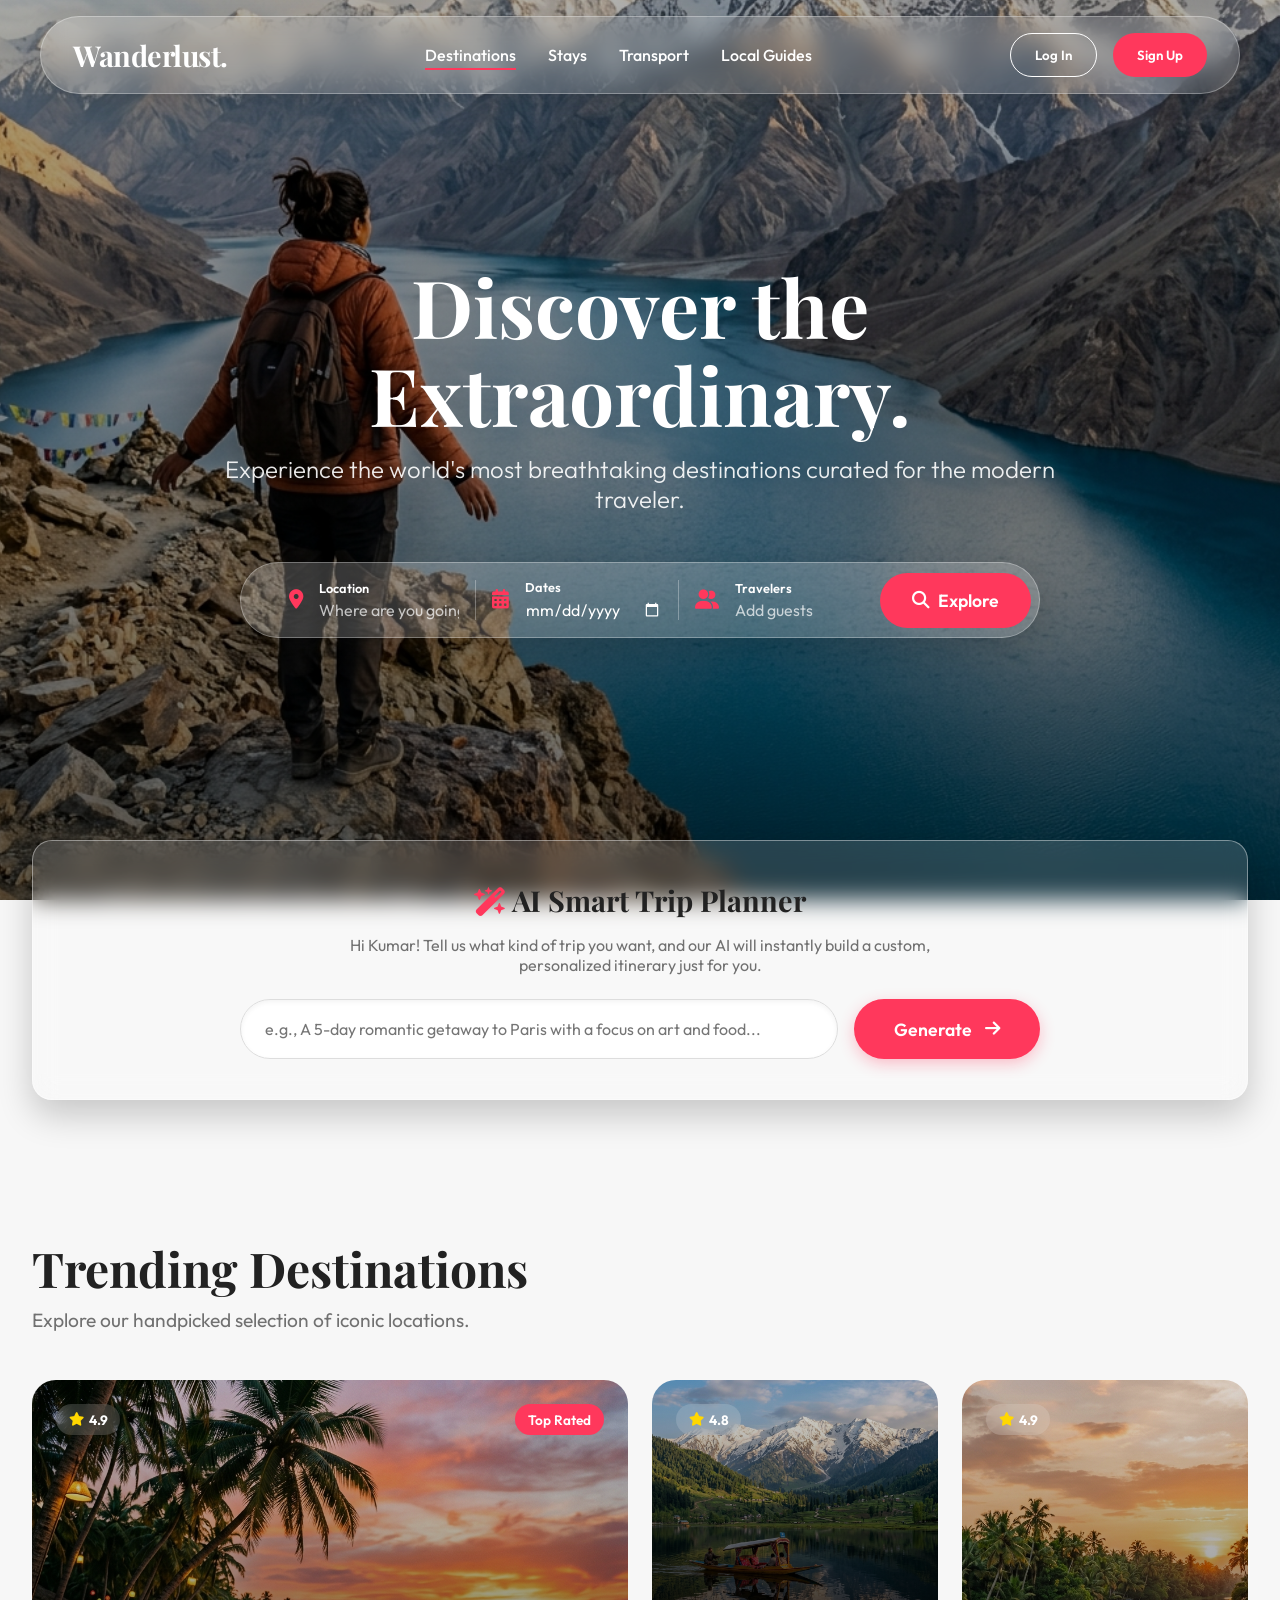
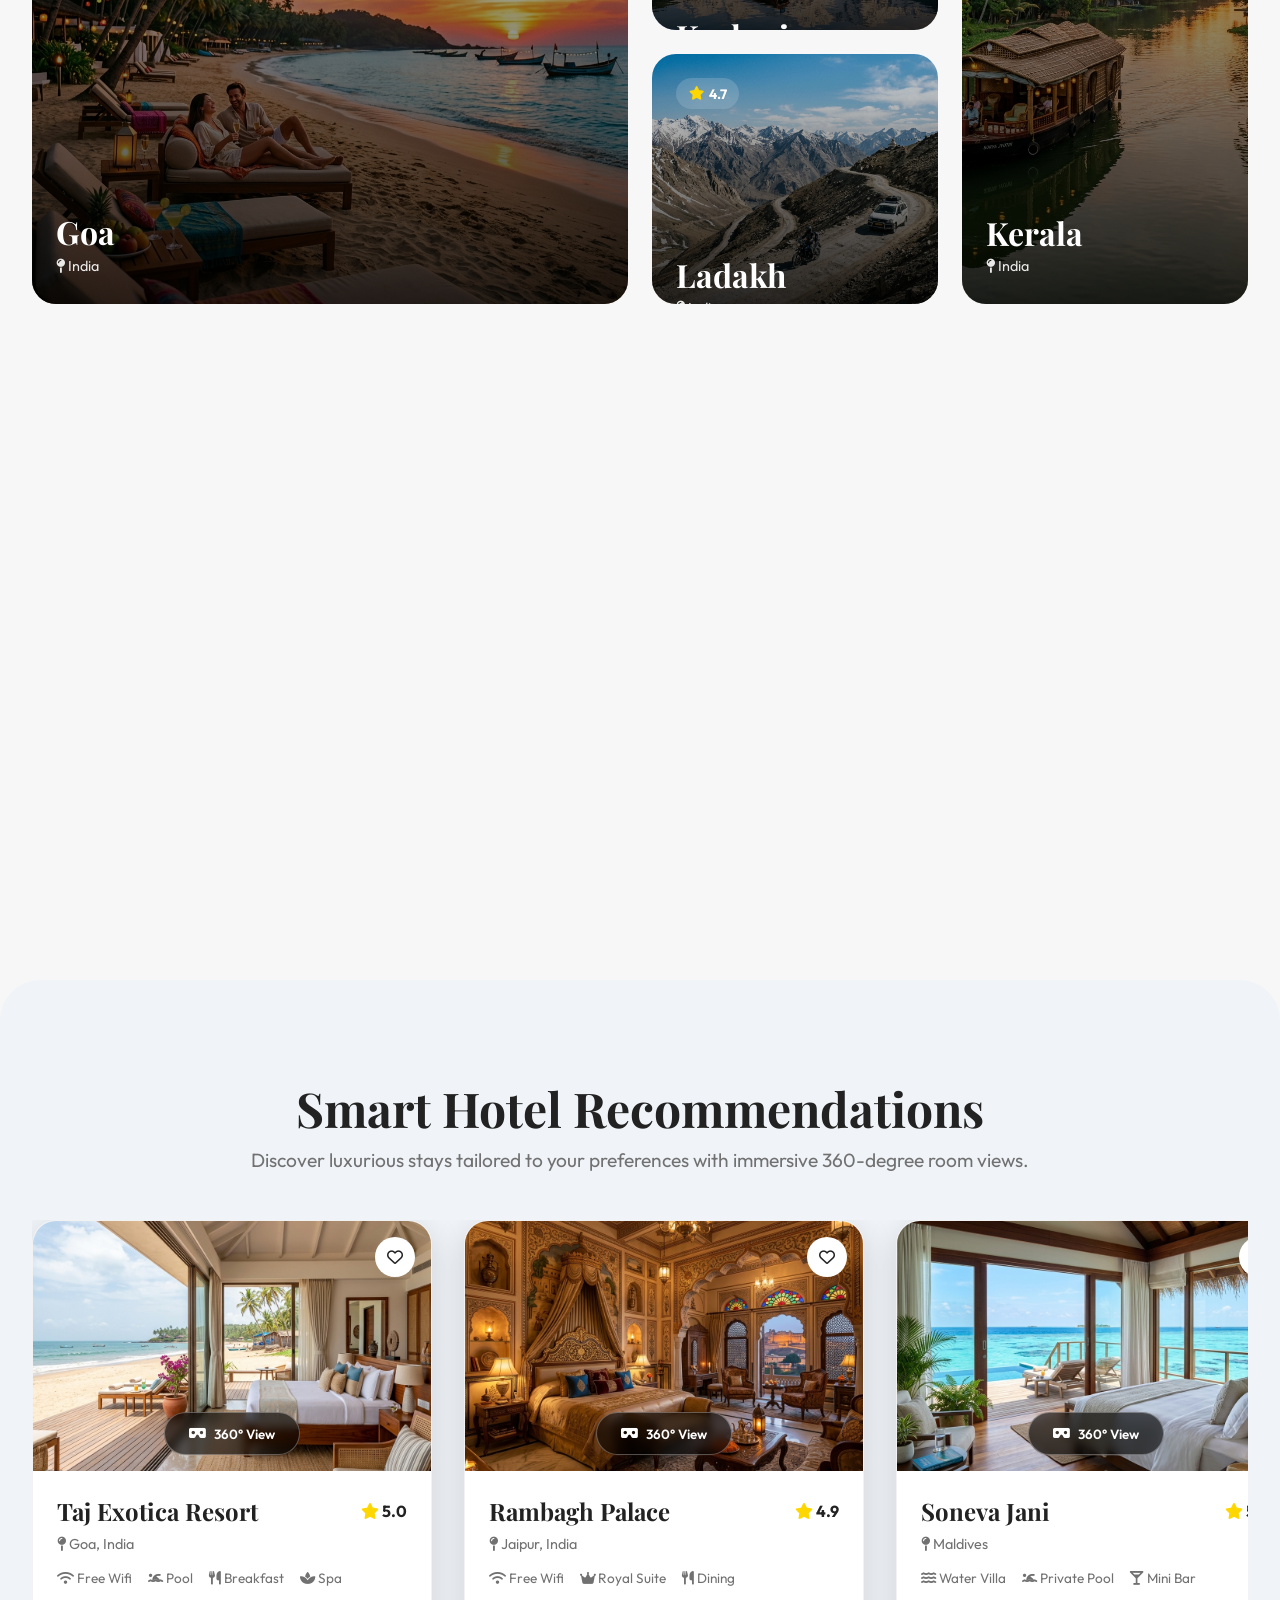
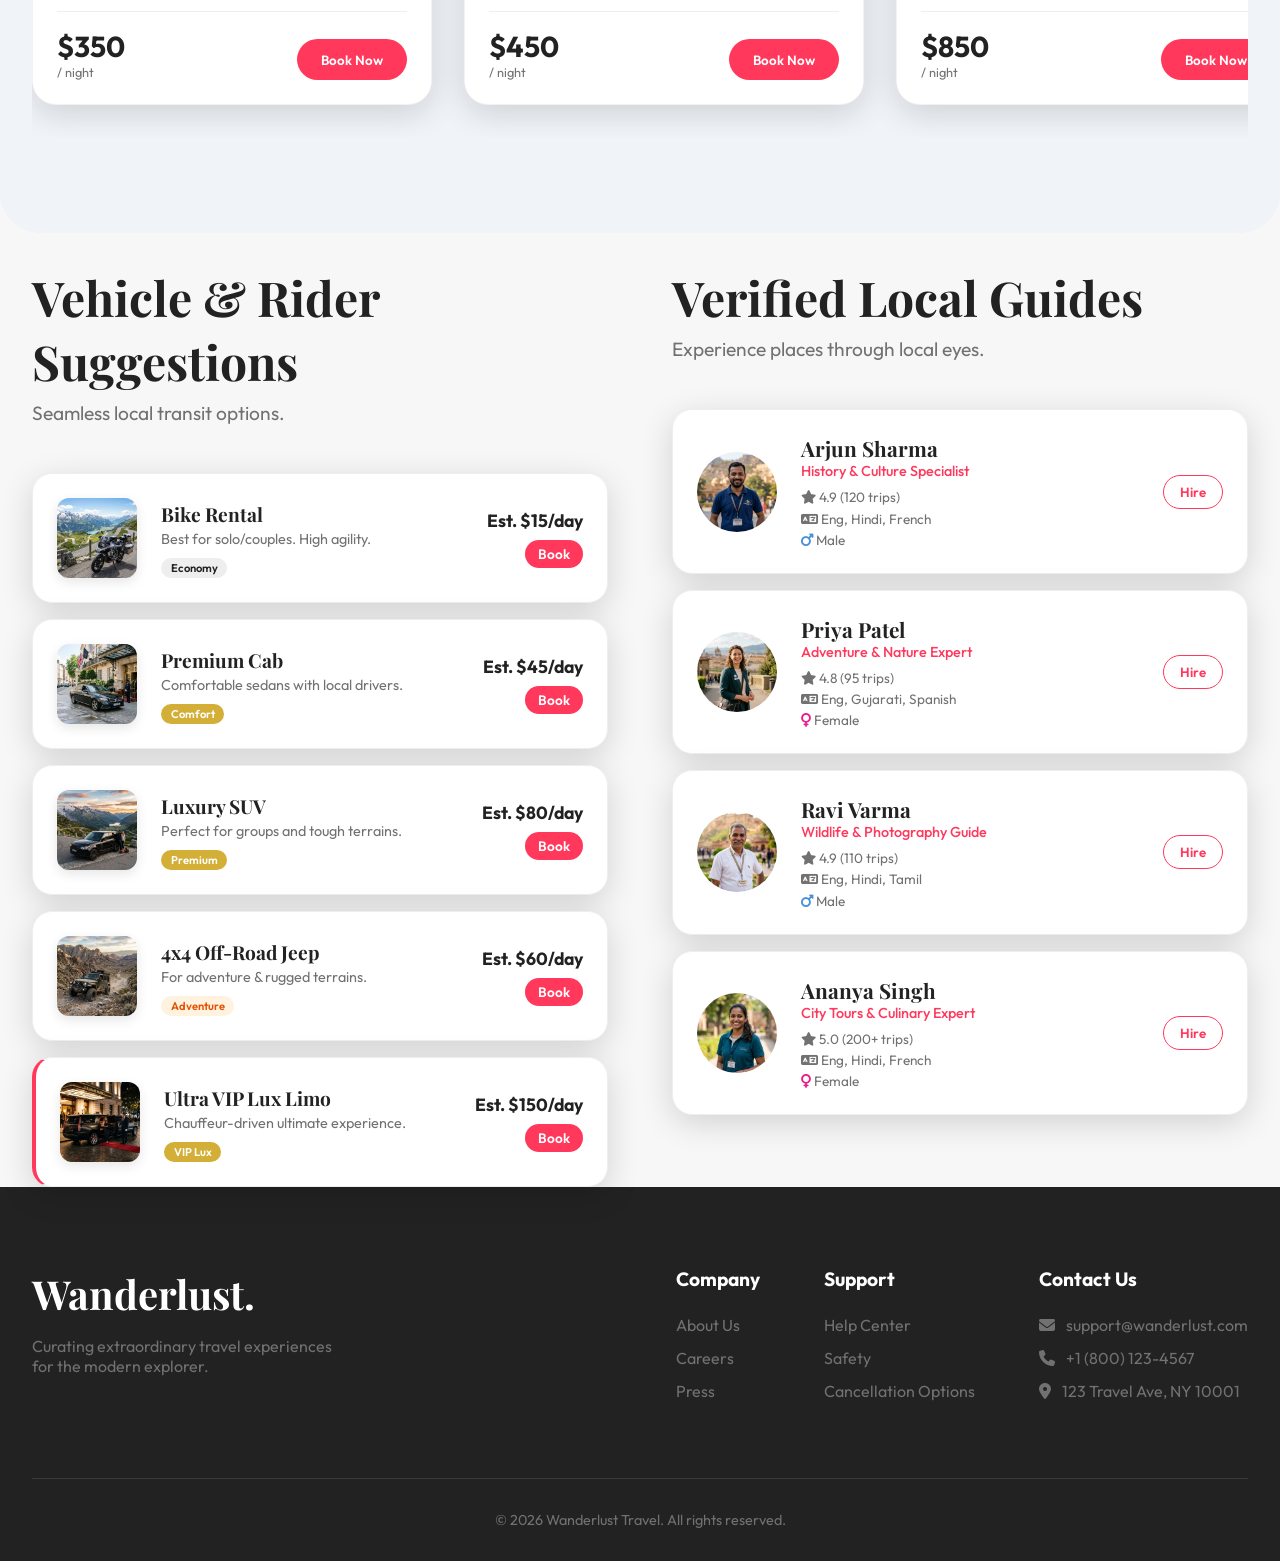
<file: target/classes/static/index.html>
<!DOCTYPE html>
<html lang="en">
<head>
    <meta charset="UTF-8">
    <meta name="viewport" content="width=device-width, initial-scale=1.0">
    <title>Wanderlust - Luxury Travel & Smart Tourism</title>
    <!-- Google Fonts -->
    <link rel="preconnect" href="https://fonts.googleapis.com">
    <link rel="preconnect" href="https://fonts.gstatic.com" crossorigin>
    <link href="https://fonts.googleapis.com/css2?family=Outfit:wght@300;400;500;600;700;800&family=Playfair+Display:ital,wght@0,400;0,600;0,700;1,400&display=swap" rel="stylesheet">
    <!-- FontAwesome -->
    <link rel="stylesheet" href="https://cdnjs.cloudflare.com/ajax/libs/font-awesome/6.4.0/css/all.min.css">
    <!-- Custom CSS -->
    <link rel="stylesheet" href="css/style.css">
</head>
<body>
    <!-- Navbar -->
    <nav class="navbar glass">
        <div class="logo">
            <h2>Wanderlust.</h2>
        </div>
        <ul class="nav-links">
            <li><a href="#destinations" class="active">Destinations</a></li>
            <li><a href="#hotels">Stays</a></li>
            <li><a href="#transport">Transport</a></li>
            <li><a href="#guides">Local Guides</a></li>
        </ul>
        <div class="nav-actions" id="nav-actions-container">
            <button class="btn btn-outline" id="btn-login" onclick="openAuthModal('login')">Log In</button>
            <button class="btn btn-primary" id="btn-signup" onclick="openAuthModal('register')">Sign Up</button>
        </div>
    </nav>

    <!-- Hero Section -->
    <header class="hero" id="home">
        <div class="hero-bg" id="hero-bg-interactive" style="background-image: url('images/leh_hero_bg.png');"></div>
        <div class="hero-overlay"></div>
        <div class="hero-content">
            <h1 class="hero-title">Discover the Extraordinary.</h1>
            <p class="hero-subtitle">Experience the world's most breathtaking destinations curated for the modern traveler.</p>
            
            <div class="search-bar glass">
                <div class="search-input">
                    <i class="fa-solid fa-location-dot"></i>
                    <div style="position: relative; width: 100%;">
                        <label>Location</label>
                        <input type="text" id="search-location" placeholder="Where are you going?" oninput="handleLocationSearch(this.value)" autocomplete="off">
                        <div id="location-suggestions" class="suggestions-box"></div>
                    </div>
                </div>
                <div class="divider"></div>
                <div class="search-input">
                    <i class="fa-solid fa-calendar-days"></i>
                    <div>
                        <label>Dates</label>
                        <input type="date" id="search-dates" style="color-scheme: dark;">
                    </div>
                </div>
                <div class="divider"></div>
                <div class="search-input">
                    <i class="fa-solid fa-user-group"></i>
                    <div>
                        <label>Travelers</label>
                        <input type="text" placeholder="Add guests">
                    </div>
                </div>
                <button class="btn btn-search" onclick="document.getElementById('destinations').scrollIntoView({behavior: 'smooth'})"><i class="fa-solid fa-magnifying-glass"></i> Explore</button>
            </div>
        </div>
    </header>

    <!-- Personalized AI Travel Planner Section -->
    <section class="container" style="position: relative; z-index: 10; margin-top: -60px; margin-bottom: 40px;">
        <div class="glass" style="padding: 2.5rem; border-radius: 20px; display: flex; flex-direction: column; gap: 1rem; align-items: center; text-align: center; border: 1px solid rgba(255, 255, 255, 0.4); box-shadow: 0 15px 35px rgba(0,0,0,0.2);">
            <h3 style="font-size: 1.8rem; color: var(--dark); font-family: var(--font-heading);">
                <i class="fa-solid fa-wand-magic-sparkles" style="color: var(--primary);"></i> AI Smart Trip Planner
            </h3>
            <p style="color: var(--dark-muted); font-size: 1rem; max-width: 600px;">
                Hi Kumar! Tell us what kind of trip you want, and our AI will instantly build a custom, personalized itinerary just for you.
            </p>
            <div style="display: flex; width: 100%; max-width: 800px; gap: 1rem; flex-wrap: wrap; margin-top: 0.5rem;">
                <input type="text" id="ai-prompt" placeholder="e.g., A 5-day romantic getaway to Paris with a focus on art and food..." style="flex: 1; padding: 1.2rem 1.5rem; border: 1px solid #ddd; border-radius: 50px; font-size: 1rem; min-width: 250px; outline: none; box-shadow: inset 0 2px 5px rgba(0,0,0,0.05); font-family: var(--font-body);">
                <button class="btn btn-primary" onclick="generateAITrip()" style="border-radius: 50px; padding: 0 2.5rem; font-size: 1.1rem; display: flex; align-items: center; gap: 0.8rem; box-shadow: 0 5px 15px rgba(255,56,92,0.3);">
                    Generate <i class="fa-solid fa-arrow-right"></i>
                </button>
            </div>
            
            <!-- AI Result Area -->
            <div id="ai-result" style="display: none; width: 100%; max-width: 800px; text-align: left; background: #fff; padding: 2rem; border-radius: 16px; margin-top: 1.5rem; border: 1px solid #EEE; box-shadow: 0 10px 20px rgba(0,0,0,0.05);">
                <div id="ai-loader" style="display: flex; align-items: center; gap: 1rem; color: var(--dark-muted);">
                    <i class="fa-solid fa-circle-notch fa-spin" style="font-size: 1.5rem; color: var(--primary);"></i> 
                    <span>Analyzing your preferences and crafting the perfect journey...</span>
                </div>
                <div id="ai-content" style="display: none;">
                    <!-- Injected by JS -->
                </div>
            </div>
        </div>
    </section>
    <!-- Destinations Section -->
    <section class="destinations" id="destinations">
        <div class="section-header">
            <h2>Trending Destinations</h2>
            <p>Explore our handpicked selection of iconic locations.</p>
        </div>
        
        <div class="gallery-grid">
            <!-- Goa -->
            <div class="destination-card large-card">
                <div class="card-bg" style="background-image: url('images/goa_beach_1778876151732.png');"></div>
                <div class="card-overlay"></div>
                <div class="card-content">
                    <div class="card-header">
                        <span class="badge rating"><i class="fa-solid fa-star"></i> 4.9</span>
                        <span class="badge tag">Top Rated</span>
                    </div>
                    <div class="card-info">
                        <h3>Goa</h3>
                        <p class="location"><i class="fa-solid fa-map-pin"></i> India</p>
                        <p class="tagline">The ultimate party & beach paradise.</p>
                        
                        <div class="famous-for">
                            <h4>Famous For:</h4>
                            <div class="feature-chips">
                                <span class="chip"><i class="fa-solid fa-umbrella-beach"></i> Beaches</span>
                                <span class="chip"><i class="fa-solid fa-martini-glass-citrus"></i> Nightlife</span>
                                <span class="chip"><i class="fa-solid fa-water"></i> Water Sports</span>
                                <span class="chip"><i class="fa-solid fa-fish"></i> Seafood</span>
                            </div>
                            <button class="btn btn-explore mt-2" onclick="openExploreModal(this)">Explore More <i class="fa-solid fa-arrow-right"></i></button>
                        </div>
                    </div>
                </div>
            </div>

            <!-- Kashmir -->
            <div class="destination-card">
                <div class="card-bg" style="background-image: url('images/kashmir_valley_1778876169621.png');"></div>
                <div class="card-overlay"></div>
                <div class="card-content">
                    <div class="card-header">
                        <span class="badge rating"><i class="fa-solid fa-star"></i> 4.8</span>
                    </div>
                    <div class="card-info">
                        <h3>Kashmir</h3>
                        <p class="location"><i class="fa-solid fa-map-pin"></i> India</p>
                        <p class="tagline">Paradise on Earth.</p>
                        <div class="famous-for">
                            <h4>Famous For:</h4>
                            <div class="feature-chips">
                                <span class="chip"><i class="fa-regular fa-snowflake"></i> Snowfall</span>
                                <span class="chip"><i class="fa-solid fa-mountain"></i> Valleys</span>
                                <span class="chip"><i class="fa-solid fa-sailboat"></i> Shikara</span>
                            </div>
                            <button class="btn btn-explore mt-2" onclick="openExploreModal(this)">Explore More</button>
                        </div>
                    </div>
                </div>
            </div>

            <!-- Kerala -->
            <div class="destination-card tall-card">
                <div class="card-bg" style="background-image: url('images/kerala_backwaters_1778876183396.png');"></div>
                <div class="card-overlay"></div>
                <div class="card-content">
                    <div class="card-header">
                        <span class="badge rating"><i class="fa-solid fa-star"></i> 4.9</span>
                    </div>
                    <div class="card-info">
                        <h3>Kerala</h3>
                        <p class="location"><i class="fa-solid fa-map-pin"></i> India</p>
                        <p class="tagline">God's own country.</p>
                        <div class="famous-for">
                            <h4>Famous For:</h4>
                            <div class="feature-chips">
                                <span class="chip"><i class="fa-solid fa-leaf"></i> Nature</span>
                                <span class="chip"><i class="fa-solid fa-spa"></i> Ayurveda</span>
                                <span class="chip"><i class="fa-solid fa-ship"></i> Houseboats</span>
                            </div>
                            <button class="btn btn-explore mt-2" onclick="openExploreModal(this)">Explore More</button>
                        </div>
                    </div>
                </div>
            </div>

            <!-- Ladakh -->
            <div class="destination-card">
                <div class="card-bg" style="background-image: url('images/ladakh_mountains_1778876199511.png');"></div>
                <div class="card-overlay"></div>
                <div class="card-content">
                    <div class="card-header">
                        <span class="badge rating"><i class="fa-solid fa-star"></i> 4.7</span>
                    </div>
                    <div class="card-info">
                        <h3>Ladakh</h3>
                        <p class="location"><i class="fa-solid fa-map-pin"></i> India</p>
                        <p class="tagline">The land of high passes.</p>
                        <div class="famous-for">
                            <h4>Famous For:</h4>
                            <div class="feature-chips">
                                <span class="chip"><i class="fa-solid fa-motorcycle"></i> Biking</span>
                                <span class="chip"><i class="fa-solid fa-mountain-sun"></i> Adventure</span>
                            </div>
                            <button class="btn btn-explore mt-2" onclick="openExploreModal(this)">Explore More</button>
                        </div>
                    </div>
                </div>
            </div>

            <!-- Jaipur -->
            <div class="destination-card large-card">
                <div class="card-bg" style="background-image: url('images/jaipur_palace_1778876221157.png');"></div>
                <div class="card-overlay"></div>
                <div class="card-content">
                    <div class="card-header">
                        <span class="badge rating"><i class="fa-solid fa-star"></i> 4.8</span>
                    </div>
                    <div class="card-info">
                        <h3>Jaipur</h3>
                        <p class="location"><i class="fa-solid fa-map-pin"></i> Rajasthan, India</p>
                        <p class="tagline">The Pink City.</p>
                        <div class="famous-for">
                            <h4>Famous For:</h4>
                            <div class="feature-chips">
                                <span class="chip"><i class="fa-brands fa-fort-awesome"></i> Palaces & Forts</span>
                                <span class="chip"><i class="fa-solid fa-masks-theater"></i> Culture</span>
                                <span class="chip"><i class="fa-solid fa-shop"></i> Markets</span>
                            </div>
                            <button class="btn btn-explore mt-2" onclick="openExploreModal(this)">Explore More</button>
                        </div>
                    </div>
                </div>
            </div>

            <!-- Maldives -->
            <div class="destination-card">
                <div class="card-bg" style="background-image: url('images/maldives_resort_1778876240155.png');"></div>
                <div class="card-overlay"></div>
                <div class="card-content">
                    <div class="card-header">
                        <span class="badge rating"><i class="fa-solid fa-star"></i> 5.0</span>
                        <span class="badge tag luxury">Luxury</span>
                    </div>
                    <div class="card-info">
                        <h3>Maldives</h3>
                        <p class="location"><i class="fa-solid fa-map-pin"></i> Maldives</p>
                        <p class="tagline">A tropical paradise.</p>
                        <div class="famous-for">
                            <h4>Famous For:</h4>
                            <div class="feature-chips">
                                <span class="chip"><i class="fa-solid fa-house-tsunami"></i> Water Villas</span>
                                <span class="chip"><i class="fa-solid fa-ring"></i> Honeymoon</span>
                                <span class="chip"><i class="fa-solid fa-mask-face"></i> Scuba Diving</span>
                            </div>
                            <button class="btn btn-explore mt-2" onclick="openExploreModal(this)">Explore More</button>
                        </div>
                    </div>
                </div>
            </div>

            <!-- Paris -->
            <div class="destination-card">
                <div class="card-bg" style="background-image: url('images/paris_eiffel_1778876257651.png');"></div>
                <div class="card-overlay"></div>
                <div class="card-content">
                    <div class="card-header">
                        <span class="badge rating"><i class="fa-solid fa-star"></i> 4.9</span>
                    </div>
                    <div class="card-info">
                        <h3>Paris</h3>
                        <p class="location"><i class="fa-solid fa-map-pin"></i> France</p>
                        <p class="tagline">The city of love & lights.</p>
                        <div class="famous-for">
                            <h4>Famous For:</h4>
                            <div class="feature-chips">
                                <span class="chip"><i class="fa-solid fa-monument"></i> Eiffel Tower</span>
                                <span class="chip"><i class="fa-solid fa-shirt"></i> Fashion</span>
                                <span class="chip"><i class="fa-solid fa-mug-hot"></i> Cafes</span>
                            </div>
                            <button class="btn btn-explore mt-2" onclick="openExploreModal(this)">Explore More</button>
                        </div>
                    </div>
                </div>
            </div>

            <!-- Bali -->
            <div class="destination-card wide-card">
                <div class="card-bg" style="background-image: url('images/bali_beach_1778876276619.png');"></div>
                <div class="card-overlay"></div>
                <div class="card-content">
                    <div class="card-header">
                        <span class="badge rating"><i class="fa-solid fa-star"></i> 4.8</span>
                    </div>
                    <div class="card-info">
                        <h3>Bali</h3>
                        <p class="location"><i class="fa-solid fa-map-pin"></i> Indonesia</p>
                        <p class="tagline">Island of the Gods.</p>
                        <div class="famous-for">
                            <h4>Famous For:</h4>
                            <div class="feature-chips">
                                <span class="chip"><i class="fa-solid fa-umbrella-beach"></i> Beaches</span>
                                <span class="chip"><i class="fa-solid fa-hotel"></i> Resorts</span>
                                <span class="chip"><i class="fa-solid fa-music"></i> Nightlife</span>
                                <span class="chip"><i class="fa-solid fa-leaf"></i> Nature</span>
                            </div>
                            <button class="btn btn-explore mt-2" onclick="openExploreModal(this)">Explore More</button>
                        </div>
                    </div>
                </div>
            </div>

        </div>
    </section>

    <!-- Smart Hotel Recommendations -->
    <section class="hotels" id="hotels">
        <div class="section-header center">
            <h2>Smart Hotel Recommendations</h2>
            <p>Discover luxurious stays tailored to your preferences with immersive 360-degree room views.</p>
        </div>
        
        <div class="hotel-carousel">
            <!-- Hotel 1 -->
            <div class="hotel-card glass">
                <div class="hotel-img" style="background-image: url('images/hotel_room_goa.png');">
                    <div class="heart-icon"><i class="fa-regular fa-heart"></i></div>
                    <button class="btn btn-360" onclick="open360Modal(3)"><i class="fa-solid fa-vr-cardboard"></i> 360° View</button>
                </div>
                <div class="hotel-details">
                    <div class="hotel-title-row">
                        <h3>Taj Exotica Resort</h3>
                        <span class="rating"><i class="fa-solid fa-star"></i> 5.0</span>
                    </div>
                    <p class="hotel-location"><i class="fa-solid fa-map-pin"></i> Goa, India</p>
                    <div class="hotel-facilities">
                        <span><i class="fa-solid fa-wifi"></i> Free Wifi</span>
                        <span><i class="fa-solid fa-person-swimming"></i> Pool</span>
                        <span><i class="fa-solid fa-utensils"></i> Breakfast</span>
                        <span><i class="fa-solid fa-spa"></i> Spa</span>
                    </div>
                    <div class="hotel-price-row">
                        <div class="price">
                            <h4>$350</h4>
                            <p>/ night</p>
                        </div>
                        <button class="btn btn-primary">Book Now</button>
                    </div>
                </div>
            </div>

            <!-- Additional hotels can be added here or generated dynamically -->
            <!-- Hotel 2 (Placeholder using same image for layout demo) -->
            <div class="hotel-card glass">
                <div class="hotel-img" style="background-image: url('images/hotel_room_palace.png');">
                    <div class="heart-icon"><i class="fa-regular fa-heart"></i></div>
                    <button class="btn btn-360" onclick="open360Modal(0)"><i class="fa-solid fa-vr-cardboard"></i> 360° View</button>
                </div>
                <div class="hotel-details">
                    <div class="hotel-title-row">
                        <h3>Rambagh Palace</h3>
                        <span class="rating"><i class="fa-solid fa-star"></i> 4.9</span>
                    </div>
                    <p class="hotel-location"><i class="fa-solid fa-map-pin"></i> Jaipur, India</p>
                    <div class="hotel-facilities">
                        <span><i class="fa-solid fa-wifi"></i> Free Wifi</span>
                        <span><i class="fa-solid fa-crown"></i> Royal Suite</span>
                        <span><i class="fa-solid fa-utensils"></i> Dining</span>
                    </div>
                    <div class="hotel-price-row">
                        <div class="price">
                            <h4>$450</h4>
                            <p>/ night</p>
                        </div>
                        <button class="btn btn-primary">Book Now</button>
                    </div>
                </div>
            </div>
            
            <div class="hotel-card glass">
                <div class="hotel-img" style="background-image: url('images/hotel_room_maldives.png');">
                    <div class="heart-icon"><i class="fa-regular fa-heart"></i></div>
                    <button class="btn btn-360" onclick="open360Modal(1)"><i class="fa-solid fa-vr-cardboard"></i> 360° View</button>
                </div>
                <div class="hotel-details">
                    <div class="hotel-title-row">
                        <h3>Soneva Jani</h3>
                        <span class="rating"><i class="fa-solid fa-star"></i> 5.0</span>
                    </div>
                    <p class="hotel-location"><i class="fa-solid fa-map-pin"></i> Maldives</p>
                    <div class="hotel-facilities">
                        <span><i class="fa-solid fa-water"></i> Water Villa</span>
                        <span><i class="fa-solid fa-person-swimming"></i> Private Pool</span>
                        <span><i class="fa-solid fa-martini-glass"></i> Mini Bar</span>
                    </div>
                    <div class="hotel-price-row">
                        <div class="price">
                            <h4>$850</h4>
                            <p>/ night</p>
                        </div>
                        <button class="btn btn-primary">Book Now</button>
                    </div>
                </div>
            </div>
            <div class="hotel-card glass">
                <div class="hotel-img" style="background-image: url('images/hotel_room_leh.png');">
                    <div class="heart-icon"><i class="fa-regular fa-heart"></i></div>
                    <button class="btn btn-360" onclick="open360Modal(2)"><i class="fa-solid fa-vr-cardboard"></i> 360° View</button>
                </div>
                <div class="hotel-details">
                    <div class="hotel-title-row">
                        <h3>The Grand Dragon</h3>
                        <span class="rating"><i class="fa-solid fa-star"></i> 4.8</span>
                    </div>
                    <p class="hotel-location"><i class="fa-solid fa-map-pin"></i> Leh Ladakh, India</p>
                    <div class="hotel-facilities">
                        <span><i class="fa-solid fa-mountain"></i> Mountain View</span>
                        <span><i class="fa-solid fa-fire"></i> Heater</span>
                        <span><i class="fa-solid fa-wifi"></i> Free Wifi</span>
                    </div>
                    <div class="hotel-price-row">
                        <div class="price">
                            <h4>$250</h4>
                            <p>/ night</p>
                        </div>
                        <button class="btn btn-primary">Book Now</button>
                    </div>
                </div>
            </div>
        </div>
    </section>

    <!-- Logistics Section: Transport & Guides -->
    <section class="logistics container" id="logistics">
        <div class="logistics-grid">
            <!-- Transport -->
            <div class="transport-section" id="transport">
                <div class="section-header">
                    <h2>Vehicle & Rider Suggestions</h2>
                    <p>Seamless local transit options.</p>
                </div>
                <div class="transport-cards">
                    <div class="transport-card glass hover-float">
                        <img src="images/vehicle_bike_1778920240935.png" class="transport-img" alt="Bike">
                        <div class="transport-info">
                            <h4>Bike Rental</h4>
                            <p>Best for solo/couples. High agility.</p>
                            <div class="tags">
                                <span class="tag">Economy</span>
                            </div>
                        </div>
                        <div class="transport-price" style="display: flex; flex-direction: column; align-items: flex-end; gap: 0.5rem;">
                            <div>Est. $15/day</div>
                            <button class="btn btn-primary" style="padding: 0.3rem 0.8rem; font-size: 0.85rem;" onclick="openBookingModal('car', 'Bike Rental', '$15/day')">Book</button>
                        </div>
                    </div>
                    <div class="transport-card glass hover-float">
                        <img src="images/vehicle_cab_1778920260444.png" class="transport-img" alt="Premium Cab">
                        <div class="transport-info">
                            <h4>Premium Cab</h4>
                            <p>Comfortable sedans with local drivers.</p>
                            <div class="tags">
                                <span class="tag luxury">Comfort</span>
                            </div>
                        </div>
                        <div class="transport-price" style="display: flex; flex-direction: column; align-items: flex-end; gap: 0.5rem;">
                            <div>Est. $45/day</div>
                            <button class="btn btn-primary" style="padding: 0.3rem 0.8rem; font-size: 0.85rem;" onclick="openBookingModal('car', 'Premium Cab', '$45/day')">Book</button>
                        </div>
                    </div>
                    <div class="transport-card glass hover-float">
                        <img src="images/vehicle_suv_1778920283230.png" class="transport-img" alt="Luxury SUV">
                        <div class="transport-info">
                            <h4>Luxury SUV</h4>
                            <p>Perfect for groups and tough terrains.</p>
                            <div class="tags">
                                <span class="tag luxury">Premium</span>
                            </div>
                        </div>
                        <div class="transport-price" style="display: flex; flex-direction: column; align-items: flex-end; gap: 0.5rem;">
                            <div>Est. $80/day</div>
                            <button class="btn btn-primary" style="padding: 0.3rem 0.8rem; font-size: 0.85rem;" onclick="openBookingModal('car', 'Luxury SUV', '$80/day')">Book</button>
                        </div>
                    </div>
                    <div class="transport-card glass hover-float">
                        <img src="images/vehicle_jeep_1778920303531.png" class="transport-img" alt="4x4 Jeep">
                        <div class="transport-info">
                            <h4>4x4 Off-Road Jeep</h4>
                            <p>For adventure & rugged terrains.</p>
                            <div class="tags">
                                <span class="tag" style="background: #FFF3E0; color: #E65100;">Adventure</span>
                            </div>
                        </div>
                        <div class="transport-price" style="display: flex; flex-direction: column; align-items: flex-end; gap: 0.5rem;">
                            <div>Est. $60/day</div>
                            <button class="btn btn-primary" style="padding: 0.3rem 0.8rem; font-size: 0.85rem;" onclick="openBookingModal('car', '4x4 Off-Road Jeep', '$60/day')">Book</button>
                        </div>
                    </div>
                    <div class="transport-card glass hover-float" style="border-left: 4px solid var(--primary);">
                        <img src="images/vehicle_limo_1778920321526.png" class="transport-img" alt="VIP Limo">
                        <div class="transport-info">
                            <h4>Ultra VIP Lux Limo</h4>
                            <p>Chauffeur-driven ultimate experience.</p>
                            <div class="tags">
                                <span class="tag luxury">VIP Lux</span>
                            </div>
                        </div>
                        <div class="transport-price" style="display: flex; flex-direction: column; align-items: flex-end; gap: 0.5rem;">
                            <div>Est. $150/day</div>
                            <button class="btn btn-primary" style="padding: 0.3rem 0.8rem; font-size: 0.85rem;" onclick="openBookingModal('car', 'Ultra VIP Lux Limo', '$150/day')">Book</button>
                        </div>
                    </div>
                </div>
            </div>
            <!-- Local Guides -->
            <div class="guides-section" id="guides">
                <div class="section-header">
                    <h2>Verified Local Guides</h2>
                    <p>Experience places through local eyes.</p>
                </div>
                <div class="guide-cards">
                    <div class="guide-card glass hover-float">
                        <img src="images/male_guide_3.png" alt="Male Guide" class="guide-img" onclick="window.location.href='guide-profile.html?name=Arjun%20Sharma&img=images/male_guide_3.png&price=50'">
                        <div class="guide-info">
                            <h4>Arjun Sharma</h4>
                            <p class="specialty">History &amp; Culture Specialist</p>
                            <div class="guide-meta">
                                <span><i class="fa-solid fa-star"></i> 4.9 (120 trips)</span>
                                <span><i class="fa-solid fa-language"></i> Eng, Hindi, French</span>
                                <span><i class="fa-solid fa-mars" style="color:#4A90D9;"></i> Male</span>
                            </div>
                        </div>
                        <button class="btn btn-outline btn-small" onclick="openBookingModal('guide','Arjun Sharma','$50/day')">Hire</button>
                    </div>
                    <div class="guide-card glass hover-float">
                        <img src="images/female_guide.png" alt="Female Guide" class="guide-img" onclick="window.location.href='guide-profile.html?name=Priya%20Patel&img=images/female_guide.png&price=45'">
                        <div class="guide-info">
                            <h4>Priya Patel</h4>
                            <p class="specialty">Adventure &amp; Nature Expert</p>
                            <div class="guide-meta">
                                <span><i class="fa-solid fa-star"></i> 4.8 (95 trips)</span>
                                <span><i class="fa-solid fa-language"></i> Eng, Gujarati, Spanish</span>
                                <span><i class="fa-solid fa-venus" style="color:#E91E8C;"></i> Female</span>
                            </div>
                        </div>
                        <button class="btn btn-outline btn-small" onclick="openBookingModal('guide','Priya Patel','$45/day')">Hire</button>
                    </div>
                    <div class="guide-card glass hover-float">
                        <img src="images/male_guide_4.png" alt="Male Guide" class="guide-img" onclick="window.location.href='guide-profile.html?name=Ravi%20Varma&img=images/male_guide_4.png&price=55'">
                        <div class="guide-info">
                            <h4>Ravi Varma</h4>
                            <p class="specialty">Wildlife &amp; Photography Guide</p>
                            <div class="guide-meta">
                                <span><i class="fa-solid fa-star"></i> 4.9 (110 trips)</span>
                                <span><i class="fa-solid fa-language"></i> Eng, Hindi, Tamil</span>
                                <span><i class="fa-solid fa-mars" style="color:#4A90D9;"></i> Male</span>
                            </div>
                        </div>
                        <button class="btn btn-outline btn-small" onclick="openBookingModal('guide','Ravi Varma','$55/day')">Hire</button>
                    </div>
                    <div class="guide-card glass hover-float">
                        <img src="images/female_guide_2.png" alt="Female Guide" class="guide-img" onclick="window.location.href='guide-profile.html?name=Ananya%20Singh&img=images/female_guide_2.png&price=60'">
                        <div class="guide-info">
                            <h4>Ananya Singh</h4>
                            <p class="specialty">City Tours &amp; Culinary Expert</p>
                            <div class="guide-meta">
                                <span><i class="fa-solid fa-star"></i> 5.0 (200+ trips)</span>
                                <span><i class="fa-solid fa-language"></i> Eng, Hindi, French</span>
                                <span><i class="fa-solid fa-venus" style="color:#E91E8C;"></i> Female</span>
                            </div>
                        </div>
                        <button class="btn btn-outline btn-small" onclick="openBookingModal('guide','Ananya Singh','$60/day')">Hire</button>
                    </div>
                </div>
            </div>
        </div>
    </section>

    <!-- 360 Room View Modal -->
    <div class="modal modal-top" id="modal-360">
        <div class="modal-content" style="max-width: 950px; padding: 0; overflow: hidden; background: #111;">
            <button class="close-btn" onclick="close360Modal()" style="background: rgba(255,255,255,0.15); color: #fff; z-index: 10;"><i class="fa-solid fa-xmark"></i></button>
            
            <div style="padding: 1.5rem 2rem 1rem; background: #1a1a1a; border-bottom: 1px solid #333;">
                <h3 style="color: #fff; font-size: 1.5rem; margin-bottom: 0.8rem;"><i class="fa-solid fa-vr-cardboard" style="color: var(--primary);"></i> &nbsp;Interactive 360° Room Explorer</h3>
                <p style="color: #aaa; font-size: 0.9rem; margin-bottom: 1rem;">Drag left/right to pan the room view. Click a room tab to switch.</p>
                <!-- Room Tabs -->
                <div style="display: flex; gap: 0.8rem; flex-wrap: wrap;">
                    <button class="room-tab active" id="tab-0" onclick="switchRoom(0)">🏨 Luxury Suite</button>
                    <button class="room-tab" id="tab-1" onclick="switchRoom(1)">🌊 Ocean Villa</button>
                    <button class="room-tab" id="tab-2" onclick="switchRoom(2)">🏔️ Mountain Chalet</button>
                    <button class="room-tab" id="tab-3" onclick="switchRoom(3)">🏖️ Beach Resort</button>
                </div>
            </div>

            <div class="pano-container" id="pano-container">
                <div class="pano-image" id="pano-image"></div>
                <div class="pano-instructions"><i class="fa-solid fa-arrows-left-right"></i> Drag to explore</div>
            </div>

            <div style="padding: 1rem 2rem; background: #1a1a1a; display: flex; justify-content: space-between; align-items: center; border-top: 1px solid #333;">
                <div>
                    <span id="room-name" style="color: #fff; font-weight: 700; font-size: 1.1rem;">Luxury Suite</span>
                    <span id="room-price" style="color: var(--primary); font-weight: 800; font-size: 1.3rem; margin-left: 1rem;">$350/night</span>
                </div>
                <button class="btn btn-primary" onclick="openBookingModal('hotel')">Book This Room</button>
            </div>
        </div>
    </div>


    <!-- Auth Modal -->
    <div class="modal" id="modal-auth">
        <div class="modal-content glass" style="max-width: 450px; text-align: center;">
            <button class="close-btn" onclick="closeAuthModal()"><i class="fa-solid fa-xmark"></i></button>
            
            <div id="auth-login-view">
                <h3 style="margin-bottom: 1.5rem;">Welcome Back</h3>
                <form id="login-form" class="auth-form" onsubmit="handleLogin(event)">
                    <div class="input-group">
                        <i class="fa-solid fa-user"></i>
                        <input type="text" id="login-username" placeholder="Username" required>
                    </div>
                    <div class="input-group">
                        <i class="fa-solid fa-lock"></i>
                        <input type="password" id="login-password" placeholder="Password" required>
                    </div>
                    <button type="submit" class="btn btn-primary" style="width: 100%; justify-content: center; margin-top: 1rem;">Log In</button>
                </form>
                <p style="margin-top: 1.5rem; font-size: 0.9rem;">Don't have an account? <a href="#" onclick="switchAuthView('register')" style="color: var(--primary); font-weight: 600;">Sign up</a></p>
            </div>

            <div id="auth-register-view" style="display: none;">
                <h3 style="margin-bottom: 1.5rem;">Create Account</h3>
                <form id="register-form" class="auth-form" onsubmit="handleRegister(event)">
                    <div class="input-group">
                        <i class="fa-solid fa-user"></i>
                        <input type="text" id="register-username" placeholder="Username" required>
                    </div>
                    <div class="input-group">
                        <i class="fa-solid fa-envelope"></i>
                        <input type="email" id="register-email" placeholder="Email" required>
                    </div>
                    <div class="input-group">
                        <i class="fa-solid fa-lock"></i>
                        <input type="password" id="register-password" placeholder="Password" required>
                    </div>
                    <button type="submit" class="btn btn-primary" style="width: 100%; justify-content: center; margin-top: 1rem;">Sign Up</button>
                </form>
                <p style="margin-top: 1.5rem; font-size: 0.9rem;">Already have an account? <a href="#" onclick="switchAuthView('login')" style="color: var(--primary); font-weight: 600;">Log in</a></p>
            </div>
        </div>
    </div>

    <!-- Explore Modal -->
    <div class="modal" id="modal-explore">
        <div class="modal-content glass" style="max-width: 900px; padding: 0; overflow-y: auto; max-height: 90vh;">
            <button class="close-btn" onclick="closeExploreModal()" style="z-index: 10; position: absolute; top: 1.5rem; right: 1.5rem; background: rgba(255,255,255,0.8);"><i class="fa-solid fa-xmark"></i></button>
            
            <div id="explore-img" style="height: 350px; background-size: cover; background-position: center; position: relative;">
                <div style="position: absolute; bottom: 0; left: 0; width: 100%; padding: 2rem; background: linear-gradient(to top, rgba(0,0,0,0.9), transparent); color: white;">
                    <h3 id="explore-title" style="font-size: 3rem; margin-bottom: 0.5rem; color: white;">Destination</h3>
                    <p id="explore-location" style="font-size: 1.2rem; opacity: 0.9;"><i class="fa-solid fa-map-pin"></i> Location</p>
                </div>
            </div>
            
            <div style="padding: 2rem;">
                <p id="explore-desc" style="color: var(--dark-muted); font-size: 1.1rem; line-height: 1.6; margin-bottom: 2rem;">Description goes here.</p>
                
                <div class="explore-sections">
                                     <!-- Travel Package -->
                    <div class="explore-section">
                        <h4><i class="fa-solid fa-box-open"></i> Curated Travel Package</h4>
                        <div class="package-card" style="background: linear-gradient(135deg, #FF385C11, #FF385C22); border-radius: 16px; padding: 1.5rem; display: flex; justify-content: space-between; align-items: center; border: 1px solid #FF385C44;">
                            <div>
                                <h5 style="font-size: 1.2rem; margin-bottom: 0.3rem;">The <span id="explore-pkg-name">Premium</span> Experience</h5>
                                <p style="font-size: 0.85rem; color: var(--dark-muted);">✈️ Flights &nbsp;🏨 5-Star Stay &nbsp;🗺️ Guided Tours &nbsp;🍽️ Meals</p>
                            </div>
                            <div style="text-align: right;">
                                <div style="font-size: 1.8rem; font-weight: 800; color: var(--primary);">$<span id="explore-pkg-price">1200</span></div>
                                <p style="font-size: 0.75rem; color: var(--dark-muted); margin-bottom: 0.5rem;">per person</p>
                                <button class="btn btn-primary" style="padding: 0.5rem 1.2rem; font-size: 0.9rem;" onclick="openBookingModal('package')">Book Package</button>
                            </div>
                        </div>
                    </div>

                    <!-- Nearby Places -->
                    <div class="explore-section">
                        <h4><i class="fa-solid fa-map"></i> Nearby Attractions</h4>
                        <div class="nearby-grid" id="explore-nearby-grid" style="display: grid; grid-template-columns: 1fr 1fr; gap: 1rem;">
                            <!-- Injected by JS -->
                        </div>
                    </div>

                    <!-- Location Map -->
                    <div class="explore-section">
                        <h4><i class="fa-solid fa-location-crosshairs"></i> Interactive Map</h4>
                        <div style="border-radius: 16px; overflow: hidden; border: 1px solid #EEE; height: 250px; background: #F8F9FA;">
                            <iframe id="explore-map-iframe" width="100%" height="100%" frameborder="0" style="border:0;" allowfullscreen="" aria-hidden="false" tabindex="0" src=""></iframe>
                        </div>
                    </div>

                    <!-- Recommended Stay -->
                    <div class="explore-section">
                        <h4><i class="fa-solid fa-hotel"></i> Recommended Stay</h4>
                        <div style="background: #FFF; border-radius: 16px; overflow: hidden; display: flex; border: 1px solid #EEE;">
                            <div id="explore-stay-img" style="width: 150px; min-height: 130px; background-size: cover; background-position: center; background-image: url('images/hotel_room_1778876311607.png');"></div>
                            <div style="padding: 1.5rem; flex: 1;">
                                <h5 style="font-size: 1.2rem; margin-bottom: 0.3rem;" id="explore-stay-name">Luxury Resort</h5>
                                <p style="font-size: 0.85rem; color: var(--dark-muted); margin-bottom: 0.3rem;"><i class="fa-solid fa-star" style="color: gold;"></i> 5.0 &bull; Breakfast Included &bull; Free WiFi</p>
                                <p style="font-size: 1rem; font-weight: 700; color: var(--primary); margin-bottom: 1rem;">$<span id="explore-stay-price">350</span>/night</p>
                                <div style="display: flex; gap: 0.5rem;">
                                    <button class="btn btn-primary" style="padding: 0.4rem 1rem; font-size: 0.85rem;" onclick="openBookingModal('hotel')">Book Room</button>
                                    <button class="btn btn-outline" id="explore-stay-360-btn" style="padding: 0.4rem 1rem; font-size: 0.85rem; border-color: var(--dark-muted); color: var(--dark-muted);" onclick="open360Modal()">360° View</button>
                                </div>
                            </div>
                        </div>
                    </div>

                    <!-- Vehicle Options -->
                    <div class="explore-section">
                        <h4><i class="fa-solid fa-car"></i> Vehicle Options</h4>
                        <div style="display: grid; grid-template-columns: 1fr 1fr 1fr; gap: 0.8rem;">
                            <div class="vehicle-opt" onclick="openBookingModal('car', 'Bike Rental', '$15/day')">
                                <div class="v-icon"><i class="fa-solid fa-motorcycle"></i></div>
                                <p class="v-name">Bike Rental</p>
                                <p class="v-price">$15/day</p>
                                <span class="v-book">Book</span>
                            </div>
                            <div class="vehicle-opt" onclick="openBookingModal('car', 'Premium Cab', '$45/day')">
                                <div class="v-icon"><i class="fa-solid fa-car-side"></i></div>
                                <p class="v-name">Premium Cab</p>
                                <p class="v-price">$45/day</p>
                                <span class="v-book">Book</span>
                            </div>
                            <div class="vehicle-opt" onclick="openBookingModal('car', 'Luxury SUV', '$80/day')">
                                <div class="v-icon"><i class="fa-solid fa-truck-monster"></i></div>
                                <p class="v-name">Luxury SUV</p>
                                <p class="v-price">$80/day</p>
                                <span class="v-book">Book</span>
                            </div>
                        </div>
                    </div>

                    <!-- Local Guide & Transport -->
                    <div class="explore-section">
                        <h4><i class="fa-solid fa-user-tie"></i> Local Driver &amp; Guide</h4>
                        <div style="display: grid; grid-template-columns: 1fr 1fr; gap: 1rem;">
                            <div style="background: #FFF; border-radius: 16px; padding: 1.2rem; display: flex; flex-direction: column; align-items: center; text-align: center; border: 1px solid #EEE; gap: 0.5rem;">
                                <img src="images/male_guide_3.png" style="width: 65px; height: 65px; border-radius: 50%; object-fit: cover; border: 3px solid var(--primary); cursor: pointer;" onclick="window.location.href='guide-profile.html?name=Rajesh%20Kumar&img=images/male_guide_3.png&price=50'">
                                <h5 style="margin: 0;">Rajesh Kumar</h5>
                                <p style="font-size: 0.8rem; color: var(--dark-muted);">🌟 4.9 &bull; Eng, Hindi &bull; 150+ trips</p>
                                <p style="font-size: 0.8rem; color: var(--dark-muted);">History &amp; Culture Specialist</p>
                                <button class="btn btn-primary" style="padding: 0.4rem 1.2rem; font-size: 0.85rem; width: 100%;" onclick="openBookingModal('guide', 'Rajesh Kumar')">Hire — $50/day</button>
                            </div>
                            <div style="background: #FFF; border-radius: 16px; padding: 1.2rem; display: flex; flex-direction: column; align-items: center; text-align: center; border: 1px solid #EEE; gap: 0.5rem;">
                                <img src="images/female_guide.png" style="width: 65px; height: 65px; border-radius: 50%; object-fit: cover; border: 3px solid var(--secondary); cursor: pointer;" onclick="window.location.href='guide-profile.html?name=Priya%20Mehta&img=images/female_guide.png&price=45'">
                                <h5 style="margin: 0;">Priya Mehta</h5>
                                <p style="font-size: 0.8rem; color: var(--dark-muted);">🌟 4.8 &bull; Eng, Local &bull; 90+ trips</p>
                                <p style="font-size: 0.8rem; color: var(--dark-muted);">Adventure &amp; Nature Expert</p>
                                <button class="btn btn-primary" style="padding: 0.4rem 1.2rem; font-size: 0.85rem; width: 100%;" onclick="openBookingModal('guide', 'Priya Mehta')">Hire — $45/day</button>
                            </div>
                        </div>
                    </div>

                </div>
            </div>
        </div>
    </div>

    <!-- Booking Modal -->
    <div class="modal" id="modal-booking">
        <div class="modal-content glass" style="max-width: 480px;">
            <button class="close-btn" onclick="closeBookingModal()"><i class="fa-solid fa-xmark"></i></button>
            <div id="booking-icon" style="font-size: 2.5rem; margin-bottom: 0.5rem; text-align: center;"></div>
            <h3 id="booking-title" style="text-align: center; margin-bottom: 0.3rem;">Confirm Booking</h3>
            <p id="booking-subtitle" style="text-align: center; color: var(--dark-muted); margin-bottom: 1.5rem; font-size: 0.95rem;"></p>
            <form class="auth-form" onsubmit="handleBookingSubmit(event)">
                <div class="input-group">
                    <i class="fa-solid fa-user"></i>
                    <input type="text" id="booking-name" placeholder="Full Name" required>
                </div>
                <div class="input-group">
                    <i class="fa-solid fa-envelope"></i>
                    <input type="email" id="booking-email" placeholder="Email Address" required>
                </div>
                <div class="input-group">
                    <i class="fa-solid fa-phone"></i>
                    <input type="tel" id="booking-phone" placeholder="Phone Number" pattern="[0-9]{10}" maxlength="10" title="Please enter a valid 10-digit phone number" required>
                </div>
                <div style="display: grid; grid-template-columns: 1fr 1fr; gap: 1rem;">
                    <div class="input-group">
                        <i class="fa-solid fa-calendar-check"></i>
                        <input type="date" id="booking-checkin" required>
                    </div>
                    <div class="input-group">
                        <i class="fa-solid fa-calendar-xmark"></i>
                        <input type="date" id="booking-checkout">
                    </div>
                </div>
                <div class="input-group" id="booking-guests-group">
                    <i class="fa-solid fa-user-group"></i>
                    <input type="number" id="booking-guests" placeholder="No. of Guests" min="1" max="20">
                </div>
                <div style="background: #F8F9FA; border-radius: 12px; padding: 1rem; display: flex; justify-content: space-between; align-items: center;">
                    <span style="color: var(--dark-muted); font-size: 0.9rem;">Estimated Total</span>
                    <span id="booking-total" style="font-size: 1.5rem; font-weight: 800; color: var(--primary);">$350</span>
                </div>
                <button type="submit" class="btn btn-primary" style="width: 100%; justify-content: center; padding: 1rem; font-size: 1.1rem;">
                    <i class="fa-solid fa-lock"></i>&nbsp; Confirm &amp; Pay Securely
                </button>
            </form>
        </div>
    </div>

    <!-- Booking Success Modal -->
    <div class="modal" id="modal-success">
        <div class="modal-content glass" style="max-width: 420px; text-align: center; padding: 3rem 2rem;">
            <div style="font-size: 4rem; margin-bottom: 1rem;">🎉</div>
            <h3 style="margin-bottom: 0.5rem; color: var(--secondary);">Booking Confirmed!</h3>
            <p style="color: var(--dark-muted); margin-bottom: 2rem;" id="success-msg">Your booking has been placed successfully. A confirmation will be sent to your email.</p>
            <button class="btn btn-primary" style="width: 100%; justify-content: center;" onclick="closeSuccessModal()">Done</button>
        </div>
    </div>

    <!-- Info Modal -->
    <div class="modal" id="modal-info">
        <div class="modal-content glass" style="max-width: 600px; padding: 3rem 2rem;">
            <button class="close-btn" onclick="closeInfoModal()"><i class="fa-solid fa-xmark"></i></button>
            <h3 id="info-title" style="margin-bottom: 1.5rem; color: var(--primary);">Title</h3>
            <div id="info-content" style="color: var(--dark-muted); line-height: 1.6; font-size: 1rem;">
                <!-- Content injected here -->
            </div>
            <button class="btn btn-primary" style="margin-top: 2rem; padding: 0.5rem 1.5rem;" onclick="closeInfoModal()">Close</button>
        </div>
    </div>



    <!-- Footer -->
    <footer class="footer">
        <div class="footer-content">
            <div class="footer-brand">
                <h2>Wanderlust.</h2>
                <p>Curating extraordinary travel experiences for the modern explorer.</p>
            </div>
            <div class="footer-links">
                <div class="link-group">
                    <h4>Company</h4>
                    <a href="#" onclick="openInfoModal('About Us')">About Us</a>
                    <a href="#" onclick="openInfoModal('Careers')">Careers</a>
                    <a href="#" onclick="openInfoModal('Press')">Press</a>
                </div>
                <div class="link-group">
                    <h4>Support</h4>
                    <a href="#" onclick="openInfoModal('Help Center')">Help Center</a>
                    <a href="#" onclick="openInfoModal('Safety')">Safety</a>
                    <a href="#" onclick="openInfoModal('Cancellation Options')">Cancellation Options</a>
                </div>
                <div class="link-group">
                    <h4>Contact Us</h4>
                    <a href="mailto:support@wanderlust.com"><i class="fa-solid fa-envelope" style="margin-right: 8px;"></i> support@wanderlust.com</a>
                    <a href="tel:+18001234567"><i class="fa-solid fa-phone" style="margin-right: 8px;"></i> +1 (800) 123-4567</a>
                    <a href="#"><i class="fa-solid fa-location-dot" style="margin-right: 8px;"></i> 123 Travel Ave, NY 10001</a>
                </div>
            </div>
        </div>
        <div class="footer-bottom">
            <p>&copy; 2026 Wanderlust Travel. All rights reserved.</p>
        </div>
    </footer>

    <!-- Scripts -->
    <script src="js/script.js"></script>
</body>
</html>
</file>
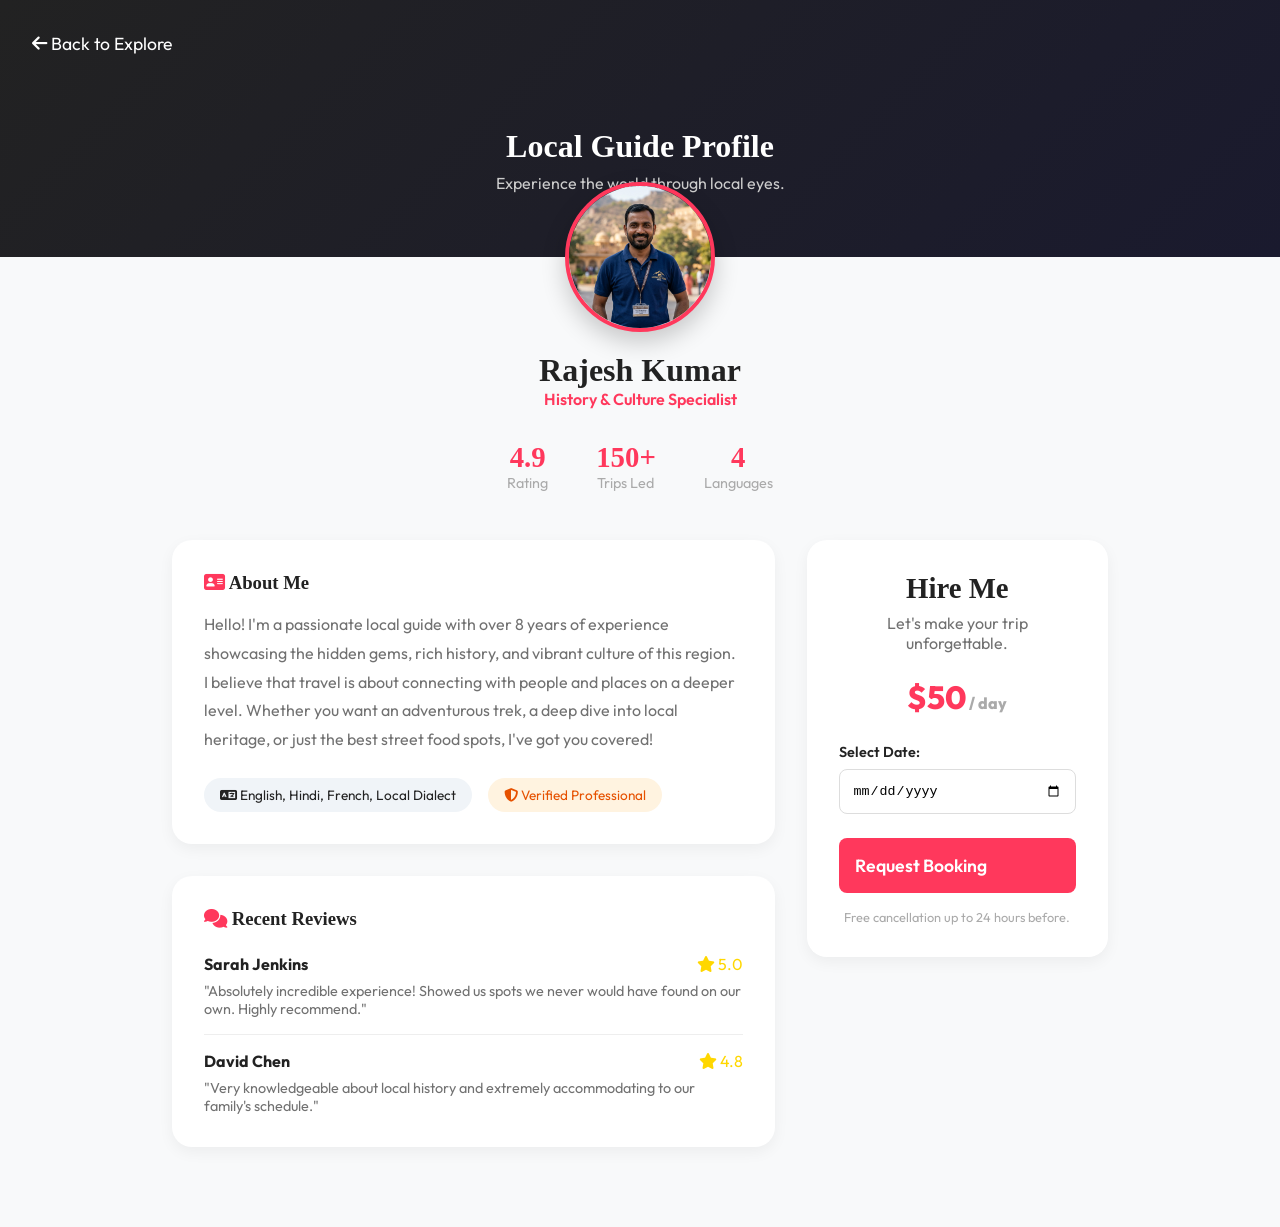
<file: target/classes/static/guide-profile.html>
<!DOCTYPE html>
<html lang="en">
<head>
    <meta charset="UTF-8">
    <meta name="viewport" content="width=device-width, initial-scale=1.0">
    <title>Guide Profile - Wanderlust</title>
    <link rel="stylesheet" href="https://cdnjs.cloudflare.com/ajax/libs/font-awesome/6.4.0/css/all.min.css">
    <link href="https://fonts.googleapis.com/css2?family=Outfit:wght@300;400;500;600;700;800&family=Plus+Jakarta+Sans:wght@400;500;600;700&display=swap" rel="stylesheet">
    <link rel="stylesheet" href="css/style.css">
    <style>
        body { background: #f8f9fa; }
        .profile-header {
            background: linear-gradient(135deg, var(--dark), #1a1a2e);
            color: white;
            padding: 8rem 2rem 4rem;
            text-align: center;
            position: relative;
        }
        .profile-img-large {
            width: 150px; height: 150px;
            border-radius: 50%;
            object-fit: cover;
            border: 4px solid var(--primary);
            box-shadow: 0 10px 25px rgba(0,0,0,0.2);
            margin-top: -75px;
            position: relative;
            z-index: 10;
            background: #fff;
        }
        .stats-bar {
            display: flex; justify-content: center; gap: 3rem; margin-top: 2rem;
        }
        .stat {
            text-align: center;
        }
        .stat h3 { font-size: 1.8rem; margin: 0; color: var(--primary); }
        .stat p { font-size: 0.9rem; color: #aaa; margin: 0; }
        
        .content-container {
            max-width: 1000px; margin: 0 auto; padding: 3rem 2rem;
            display: grid; grid-template-columns: 2fr 1fr; gap: 2rem;
        }
        
        .about-section, .reviews-section {
            background: white; padding: 2rem; border-radius: 20px;
            box-shadow: 0 5px 15px rgba(0,0,0,0.05); margin-bottom: 2rem;
        }
        
        .action-card {
            background: white; padding: 2rem; border-radius: 20px;
            box-shadow: 0 5px 15px rgba(0,0,0,0.05); text-align: center;
            position: sticky; top: 100px;
        }
        
        .back-btn {
            position: absolute; top: 2rem; left: 2rem;
            color: white; text-decoration: none; font-size: 1.1rem;
        }
        .back-btn:hover { color: var(--primary); }
    </style>
</head>
<body>

    <!-- Header -->
    <div class="profile-header">
        <a href="index.html" class="back-btn"><i class="fa-solid fa-arrow-left"></i> Back to Explore</a>
        <h1 style="margin-bottom: 0.5rem; font-family: var(--font-heading); color: white;">Local Guide Profile</h1>
        <p style="color: #ccc;">Experience the world through local eyes.</p>
    </div>

    <!-- Main Content -->
    <div style="text-align: center;">
        <img src="images/male_guide_3.png" class="profile-img-large" alt="Guide Profile" id="guide-hero-img">
        <h2 style="margin-top: 1rem; font-size: 2rem; color: var(--dark);" id="guide-name">Rajesh Kumar</h2>
        <p style="color: var(--primary); font-weight: 600; margin-bottom: 1rem;" id="guide-specialty">History & Culture Specialist</p>
        
        <div class="stats-bar">
            <div class="stat"><h3>4.9</h3><p>Rating</p></div>
            <div class="stat"><h3>150+</h3><p>Trips Led</p></div>
            <div class="stat"><h3>4</h3><p>Languages</p></div>
        </div>
    </div>

    <div class="content-container">
        <div class="left-col">
            <div class="about-section">
                <h3 style="margin-bottom: 1rem;"><i class="fa-solid fa-address-card" style="color: var(--primary);"></i> About Me</h3>
                <p style="color: var(--dark-muted); line-height: 1.8;">
                    Hello! I'm a passionate local guide with over 8 years of experience showcasing the hidden gems, rich history, and vibrant culture of this region. I believe that travel is about connecting with people and places on a deeper level. Whether you want an adventurous trek, a deep dive into local heritage, or just the best street food spots, I've got you covered!
                </p>
                <div style="margin-top: 1.5rem; display: flex; gap: 1rem; flex-wrap: wrap;">
                    <span style="background: #F0F4F8; padding: 0.5rem 1rem; border-radius: 50px; font-size: 0.85rem;"><i class="fa-solid fa-language"></i> English, Hindi, French, Local Dialect</span>
                    <span style="background: #FFF3E0; color: #E65100; padding: 0.5rem 1rem; border-radius: 50px; font-size: 0.85rem;"><i class="fa-solid fa-shield-halved"></i> Verified Professional</span>
                </div>
            </div>

            <div class="reviews-section">
                <h3 style="margin-bottom: 1.5rem;"><i class="fa-solid fa-comments" style="color: var(--primary);"></i> Recent Reviews</h3>
                <div style="border-bottom: 1px solid #eee; padding-bottom: 1rem; margin-bottom: 1rem;">
                    <div style="display: flex; justify-content: space-between; margin-bottom: 0.5rem;">
                        <strong>Sarah Jenkins</strong>
                        <span style="color: gold;"><i class="fa-solid fa-star"></i> 5.0</span>
                    </div>
                    <p style="font-size: 0.9rem; color: var(--dark-muted); margin: 0;">"Absolutely incredible experience! Showed us spots we never would have found on our own. Highly recommend."</p>
                </div>
                <div>
                    <div style="display: flex; justify-content: space-between; margin-bottom: 0.5rem;">
                        <strong>David Chen</strong>
                        <span style="color: gold;"><i class="fa-solid fa-star"></i> 4.8</span>
                    </div>
                    <p style="font-size: 0.9rem; color: var(--dark-muted); margin: 0;">"Very knowledgeable about local history and extremely accommodating to our family's schedule."</p>
                </div>
            </div>
        </div>

        <div class="right-col">
            <div class="action-card">
                <h3 style="font-size: 1.8rem; margin-bottom: 0.5rem;">Hire Me</h3>
                <p style="color: var(--dark-muted); margin-bottom: 1.5rem;">Let's make your trip unforgettable.</p>
                <div style="font-size: 2rem; font-weight: 800; color: var(--primary); margin-bottom: 1.5rem;">$50<span style="font-size: 1rem; color: #aaa;"> / day</span></div>
                
                <div style="text-align: left; margin-bottom: 1.5rem;">
                    <label style="font-size: 0.9rem; font-weight: 600;">Select Date:</label>
                    <input type="date" style="width: 100%; padding: 0.8rem; border: 1px solid #ddd; border-radius: 8px; margin-top: 0.5rem; outline: none;">
                </div>
                
                <button class="btn btn-primary" style="width: 100%; padding: 1rem; font-size: 1.1rem; border-radius: 8px;" onclick="alert('Booking request sent!')">Request Booking</button>
                <p style="font-size: 0.8rem; color: #aaa; margin-top: 1rem;">Free cancellation up to 24 hours before.</p>
            </div>
        </div>
    </div>

    <!-- Script to set dynamic guide info based on URL params (optional enhancement) -->
    <script>
        const urlParams = new URLSearchParams(window.location.search);
        const guideName = urlParams.get('name');
        const guideImg = urlParams.get('img');
        const guidePrice = urlParams.get('price');

        if (guideName) document.getElementById('guide-name').innerText = guideName;
        if (guideImg) document.getElementById('guide-hero-img').src = guideImg;
        if (guidePrice) document.querySelector('.action-card div').innerHTML = `$${guidePrice}<span style="font-size: 1rem; color: #aaa;"> / day</span>`;
    </script>
</body>
</html>
</file>
<file: target/classes/static/css/style.css>
/* ==== DESIGN SYSTEM ==== */
:root {
    /* Colors */
    --primary: #FF385C;
    --primary-dark: #D70466;
    --secondary: #00A699;
    --dark: #222222;
    --dark-muted: #717171;
    --light: #F7F7F7;
    --white: #FFFFFF;
    
    /* Glassmorphism */
    --glass-bg: rgba(255, 255, 255, 0.15);
    --glass-border: rgba(255, 255, 255, 0.3);
    --glass-shadow: 0 8px 32px 0 rgba(0, 0, 0, 0.15);
    
    /* Fonts */
    --font-heading: 'Playfair Display', serif;
    --font-body: 'Outfit', sans-serif;
    
    /* Transitions */
    --transition-fast: 0.2s ease;
    --transition-smooth: 0.4s cubic-bezier(0.16, 1, 0.3, 1);
    --transition-bounce: 0.5s cubic-bezier(0.34, 1.56, 0.64, 1);
}

/* ==== RESET & BASE ==== */
* {
    margin: 0;
    padding: 0;
    box-sizing: border-box;
}

html {
    scroll-behavior: smooth;
}

body {
    font-family: var(--font-body);
    color: var(--dark);
    background-color: var(--light);
    overflow-x: hidden;
}

h1, h2, h3, h4, h5, h6 {
    font-family: var(--font-heading);
    color: var(--dark);
}

a {
    text-decoration: none;
    color: inherit;
}

.container {
    max-width: 1400px;
    margin: 0 auto;
    padding: 0 2rem;
}

/* ==== UTILITIES ==== */
.glass {
    background: var(--glass-bg);
    backdrop-filter: blur(12px);
    -webkit-backdrop-filter: blur(12px);
    border: 1px solid var(--glass-border);
    box-shadow: var(--glass-shadow);
}

.btn {
    padding: 0.8rem 1.5rem;
    border-radius: 50px;
    font-family: var(--font-body);
    font-weight: 600;
    cursor: pointer;
    transition: var(--transition-fast);
    border: none;
    display: inline-flex;
    align-items: center;
    gap: 0.5rem;
}

.btn-primary {
    background: var(--primary);
    color: var(--white);
}

.btn-primary:hover {
    background: var(--primary-dark);
    transform: translateY(-2px);
    box-shadow: 0 4px 12px rgba(255, 56, 92, 0.3);
}

.btn-outline {
    background: transparent;
    border: 1px solid var(--white);
    color: var(--white);
}

.btn-outline:hover {
    background: var(--white);
    color: var(--dark);
}

.btn-explore {
    background: var(--white);
    color: var(--dark);
    font-size: 0.9rem;
    padding: 0.6rem 1.2rem;
}

.btn-explore:hover {
    background: var(--primary);
    color: var(--white);
}

.mt-2 { margin-top: 1rem; }

/* ==== NAVBAR ==== */
.navbar {
    position: fixed;
    top: 1rem;
    left: 50%;
    transform: translateX(-50%);
    width: 95%;
    max-width: 1200px;
    display: flex;
    justify-content: space-between;
    align-items: center;
    padding: 1rem 2rem;
    border-radius: 100px;
    z-index: 1000;
    transition: var(--transition-smooth);
}

.navbar.scrolled {
    background: rgba(255, 255, 255, 0.9);
    border-color: rgba(0, 0, 0, 0.1);
}

.navbar.scrolled .logo h2, 
.navbar.scrolled .nav-links a {
    color: var(--dark);
}

.navbar.scrolled .btn-outline {
    border-color: var(--dark);
    color: var(--dark);
}

.logo h2 {
    font-family: var(--font-heading);
    font-weight: 700;
    font-size: 1.8rem;
    color: var(--white);
    letter-spacing: -0.5px;
}

.nav-links {
    display: flex;
    list-style: none;
    gap: 2rem;
}

.nav-links a {
    color: var(--white);
    font-weight: 500;
    position: relative;
    padding-bottom: 5px;
}

.nav-links a::after {
    content: '';
    position: absolute;
    bottom: 0;
    left: 0;
    width: 0;
    height: 2px;
    background: var(--primary);
    transition: var(--transition-fast);
}

.nav-links a:hover::after, .nav-links a.active::after {
    width: 100%;
}

.nav-actions {
    display: flex;
    gap: 1rem;
}

/* ==== HERO SECTION ==== */
.hero {
    position: relative;
    height: 100vh;
    display: flex;
    align-items: center;
    justify-content: center;
    overflow: hidden;
}

.hero-bg {
    position: absolute;
    top: 0;
    left: 0;
    width: 100%;
    height: 100%;
    background-size: cover;
    background-position: center;
    z-index: -2;
    transform: scale(1.05); /* For slight pan animation */
    animation: heroPan 20s infinite alternate linear;
}

#hero-bg-interactive {
    animation: none !important;
    transition: transform 0.1s ease-out;
    background-position: center 80%;
}

@keyframes heroPan {
    from { transform: scale(1.05) translate(0, 0); }
    to { transform: scale(1.1) translate(-1%, -1%); }
}

.hero-overlay {
    position: absolute;
    top: 0;
    left: 0;
    width: 100%;
    height: 100%;
    background: linear-gradient(to bottom, rgba(0,0,0,0.3) 0%, rgba(0,0,0,0.6) 100%);
    z-index: -1;
}

.hero-content {
    text-align: center;
    color: var(--white);
    max-width: 900px;
    padding: 0 2rem;
    transform: translateY(20px);
    opacity: 0;
    animation: fadeUp 1s forwards cubic-bezier(0.16, 1, 0.3, 1) 0.5s;
}

@keyframes fadeUp {
    to { opacity: 1; transform: translateY(0); }
}

.hero-title {
    font-size: 5rem;
    font-weight: 700;
    margin-bottom: 1rem;
    color: var(--white);
    line-height: 1.1;
}

.hero-subtitle {
    font-size: 1.5rem;
    font-weight: 300;
    margin-bottom: 3rem;
    opacity: 0.9;
}

.search-bar {
    display: flex;
    align-items: center;
    background: rgba(255, 255, 255, 0.2);
    border-radius: 100px;
    padding: 0.5rem 0.5rem 0.5rem 2rem;
    margin: 0 auto;
    max-width: 800px;
    text-align: left;
}

.search-input {
    flex: 1;
    display: flex;
    align-items: center;
    gap: 1rem;
    padding: 0.5rem 1rem;
    color: var(--white);
}

.search-input i {
    font-size: 1.2rem;
    color: var(--primary);
}

.search-input label {
    display: block;
    font-size: 0.8rem;
    font-weight: 600;
    margin-bottom: 0.2rem;
}

.search-input input {
    background: transparent;
    border: none;
    color: var(--white);
    font-family: var(--font-body);
    font-size: 1rem;
    outline: none;
    width: 100%;
}

.search-input input::placeholder {
    color: rgba(255, 255, 255, 0.7);
}

.suggestions-box {
    position: absolute;
    top: calc(100% + 15px);
    left: 0;
    width: 100%;
    min-width: 250px;
    background: var(--white);
    border-radius: 12px;
    box-shadow: 0 8px 24px rgba(0,0,0,0.15);
    max-height: 250px;
    overflow-y: auto;
    z-index: 100;
    display: none;
    color: var(--dark);
    padding: 0.5rem 0;
}

.suggestions-box.active {
    display: block;
}

.suggestion-item {
    padding: 0.8rem 1.2rem;
    cursor: pointer;
    font-size: 0.95rem;
    font-weight: 500;
    transition: var(--transition-fast);
    display: flex;
    align-items: center;
}

.suggestion-item:hover {
    background: #F0F4F8;
    color: var(--primary);
}

.divider {
    width: 1px;
    height: 40px;
    background: rgba(255, 255, 255, 0.3);
}

.btn-search {
    background: var(--primary);
    color: var(--white);
    padding: 1rem 2rem;
    font-size: 1.1rem;
}

/* ==== SECTIONS COMMON ==== */
section {
    padding: 6rem 2rem;
    max-width: 1400px;
    margin: 0 auto;
}

.section-header {
    margin-bottom: 3rem;
}

.section-header.center {
    text-align: center;
}

.section-header h2 {
    font-size: 3rem;
    margin-bottom: 0.5rem;
}

.section-header p {
    font-size: 1.2rem;
    color: var(--dark-muted);
}

/* ==== DESTINATIONS GALLERY ==== */
.gallery-grid {
    display: grid;
    grid-template-columns: repeat(4, 1fr);
    grid-auto-rows: 250px;
    gap: 1.5rem;
}

.destination-card {
    position: relative;
    border-radius: 24px;
    overflow: hidden;
    cursor: pointer;
}

/* Masonry spans */
.large-card { grid-column: span 2; grid-row: span 2; }
.tall-card { grid-row: span 2; }
.wide-card { grid-column: span 2; }

.card-bg {
    position: absolute;
    top: 0; left: 0; width: 100%; height: 100%;
    background-size: cover;
    background-position: center;
    transition: transform var(--transition-bounce);
    z-index: 1;
}

.card-overlay {
    position: absolute;
    top: 0; left: 0; width: 100%; height: 100%;
    background: linear-gradient(to bottom, rgba(0,0,0,0.1) 0%, rgba(0,0,0,0.8) 100%);
    z-index: 2;
    transition: background var(--transition-smooth);
}

.destination-card:hover .card-bg {
    transform: scale(1.1);
}

.destination-card:hover .card-overlay {
    background: linear-gradient(to bottom, rgba(0,0,0,0.3) 0%, rgba(0,0,0,0.9) 100%);
}

.card-content {
    position: absolute;
    top: 0; left: 0; width: 100%; height: 100%;
    z-index: 3;
    padding: 1.5rem;
    display: flex;
    flex-direction: column;
    justify-content: space-between;
    color: var(--white);
}

.card-header {
    display: flex;
    justify-content: space-between;
}

.badge {
    background: var(--glass-bg);
    backdrop-filter: blur(8px);
    padding: 0.4rem 0.8rem;
    border-radius: 20px;
    font-size: 0.85rem;
    font-weight: 600;
    display: flex;
    align-items: center;
    gap: 0.3rem;
}

.badge.rating i { color: #FFD700; }
.badge.tag { background: var(--primary); }
.badge.luxury { background: #D4AF37; color: #000; }

.card-info {
    transform: translateY(calc(100% - 70px));
    transition: transform var(--transition-bounce);
}

.destination-card:hover .card-info {
    transform: translateY(0);
}

.card-info h3 {
    color: var(--white);
    font-size: 2rem;
    margin-bottom: 0.2rem;
}

.location {
    font-size: 0.9rem;
    opacity: 0.9;
    margin-bottom: 0.5rem;
}

.tagline {
    font-size: 1rem;
    font-style: italic;
    opacity: 0;
    transition: opacity var(--transition-smooth);
    margin-bottom: 1rem;
}

.destination-card:hover .tagline {
    opacity: 1;
}

.famous-for {
    opacity: 0;
    transition: opacity var(--transition-smooth);
}

.destination-card:hover .famous-for {
    opacity: 1;
    transition-delay: 0.1s;
}

.famous-for h4 {
    color: var(--white);
    font-family: var(--font-body);
    font-size: 0.9rem;
    margin-bottom: 0.5rem;
    text-transform: uppercase;
    letter-spacing: 1px;
    opacity: 0.8;
}

.feature-chips {
    display: flex;
    flex-wrap: wrap;
    gap: 0.5rem;
}

.chip {
    background: rgba(255,255,255,0.2);
    border: 1px solid rgba(255,255,255,0.4);
    padding: 0.3rem 0.6rem;
    border-radius: 12px;
    font-size: 0.75rem;
    display: flex;
    align-items: center;
    gap: 0.3rem;
}

/* ==== SMART HOTELS ==== */
.hotels {
    background: #F0F4F8; /* Subtle blueish tint */
    border-radius: 40px;
    margin-top: 2rem;
    margin-bottom: 2rem;
}

.hotel-carousel {
    display: flex;
    gap: 2rem;
    overflow-x: auto;
    padding-bottom: 2rem;
    scrollbar-width: none; /* Firefox */
}

.hotel-carousel::-webkit-scrollbar {
    display: none; /* Chrome */
}

.hotel-card {
    min-width: 400px;
    border-radius: 24px;
    overflow: hidden;
    background: var(--white);
    border: 1px solid rgba(0,0,0,0.05);
}

.hotel-img {
    height: 250px;
    background-size: cover;
    background-position: center;
    position: relative;
    display: flex;
    flex-direction: column;
    justify-content: space-between;
    padding: 1rem;
}

.heart-icon {
    align-self: flex-end;
    background: var(--white);
    width: 40px; height: 40px;
    border-radius: 50%;
    display: flex;
    align-items: center;
    justify-content: center;
    cursor: pointer;
    transition: var(--transition-fast);
}

.heart-icon:hover {
    color: var(--primary);
    transform: scale(1.1);
}

.btn-360 {
    align-self: center;
    background: rgba(0,0,0,0.6);
    color: var(--white);
    backdrop-filter: blur(4px);
    border: 1px solid rgba(255,255,255,0.3);
}

.btn-360:hover {
    background: var(--primary);
}

.hotel-details {
    padding: 1.5rem;
}

.hotel-title-row {
    display: flex;
    justify-content: space-between;
    align-items: center;
    margin-bottom: 0.5rem;
}

.hotel-title-row h3 {
    font-size: 1.5rem;
}

.rating {
    font-weight: 700;
}

.rating i {
    color: #FFD700;
}

.hotel-location {
    color: var(--dark-muted);
    font-size: 0.9rem;
    margin-bottom: 1rem;
}

.hotel-facilities {
    display: flex;
    flex-wrap: wrap;
    gap: 1rem;
    margin-bottom: 1.5rem;
    font-size: 0.85rem;
    color: var(--dark-muted);
}

.hotel-price-row {
    display: flex;
    justify-content: space-between;
    align-items: flex-end;
    border-top: 1px solid #EEE;
    padding-top: 1rem;
}

.price h4 {
    font-size: 1.8rem;
    font-family: var(--font-body);
}

.price p {
    font-size: 0.8rem;
    color: var(--dark-muted);
}

/* ==== LOGISTICS ==== */
.logistics-grid {
    display: grid;
    grid-template-columns: 1fr 1fr;
    gap: 4rem;
}

.hover-float {
    transition: transform var(--transition-bounce), box-shadow var(--transition-fast);
}

.hover-float:hover {
    transform: translateY(-5px);
    box-shadow: 0 15px 30px rgba(0,0,0,0.1);
}

/* Transport */
.transport-cards {
    display: flex;
    flex-direction: column;
    gap: 1rem;
}

.transport-card {
    display: flex;
    align-items: center;
    padding: 1.5rem;
    border-radius: 20px;
    background: var(--white);
    border: 1px solid #EEE;
}

.icon-circle {
    width: 60px; height: 60px;
    border-radius: 50%;
    background: #F0F4F8;
    display: flex;
    align-items: center;
    justify-content: center;
    font-size: 1.5rem;
    color: var(--primary);
    margin-right: 1.5rem;
}

.transport-img {
    width: 80px; height: 80px;
    border-radius: 12px;
    object-fit: cover;
    margin-right: 1.5rem;
    box-shadow: 0 4px 12px rgba(0,0,0,0.1);
}

.transport-info {
    flex: 1;
}

.transport-info h4 {
    font-size: 1.2rem;
    margin-bottom: 0.2rem;
}

.transport-info p {
    font-size: 0.9rem;
    color: var(--dark-muted);
    margin-bottom: 0.5rem;
}

.tags .tag {
    background: #EEE;
    font-size: 0.7rem;
    padding: 0.2rem 0.6rem;
    border-radius: 10px;
    font-weight: 600;
}

.tags .tag.luxury {
    background: #D4AF37;
    color: #fff;
}

.transport-price {
    font-weight: 700;
    font-size: 1.1rem;
}

/* Guides */
.guide-cards {
    display: grid;
    grid-template-columns: 1fr;
    gap: 1rem;
}

.guide-card {
    display: flex;
    align-items: center;
    padding: 1.5rem;
    border-radius: 20px;
    background: var(--white);
    border: 1px solid #EEE;
}

.guide-img {
    width: 80px; height: 80px;
    border-radius: 50%;
    object-fit: cover;
    margin-right: 1.5rem;
}

.guide-info {
    flex: 1;
}

.guide-info h4 {
    font-size: 1.3rem;
}

.specialty {
    color: var(--primary);
    font-weight: 500;
    font-size: 0.9rem;
    margin-bottom: 0.5rem;
}

.guide-meta {
    display: flex;
    flex-direction: column;
    gap: 0.2rem;
    font-size: 0.85rem;
    color: var(--dark-muted);
}

.btn-small {
    padding: 0.5rem 1rem;
    border-color: var(--primary);
    color: var(--primary);
}

.btn-small:hover {
    background: var(--primary);
    color: var(--white);
}

/* ==== MODAL 360 ==== */
.modal {
    position: fixed;
    top: 0; left: 0; width: 100%; height: 100%;
    background: rgba(0,0,0,0.8);
    backdrop-filter: blur(10px);
    z-index: 2000;
    display: flex;
    align-items: center;
    justify-content: center;
    opacity: 0;
    pointer-events: none;
    transition: opacity var(--transition-fast);
}

.modal-top {
    z-index: 3000;
}

.modal.active {
    opacity: 1;
    pointer-events: all;
}

.modal-content {
    background: var(--white);
    width: 90%;
    max-width: 1000px;
    border-radius: 24px;
    padding: 2rem;
    position: relative;
    transform: scale(0.9);
    transition: transform var(--transition-bounce);
}

.modal.active .modal-content {
    transform: scale(1);
}

.close-btn {
    position: absolute;
    top: 1.5rem; right: 1.5rem;
    background: #EEE;
    border: none;
    width: 40px; height: 40px;
    border-radius: 50%;
    cursor: pointer;
    font-size: 1.2rem;
    transition: var(--transition-fast);
    z-index: 5;
}

.close-btn:hover {
    background: var(--primary);
    color: var(--white);
}

.modal-content h3 {
    font-size: 2rem;
    margin-bottom: 0.5rem;
}

.modal-content p {
    color: var(--dark-muted);
    margin-bottom: 1.5rem;
}

.pano-container {
    width: 100%;
    height: 450px;
    overflow: hidden;
    position: relative;
    cursor: grab;
}

.pano-container:active {
    cursor: grabbing;
}

.pano-image {
    width: 300%;
    height: 100%;
    background-size: cover;
    background-position: center left;
    transition: transform 0.05s linear;
    will-change: transform;
}

.pano-instructions {
    position: absolute;
    top: 50%; left: 50%;
    transform: translate(-50%, -50%);
    background: rgba(0,0,0,0.65);
    color: var(--white);
    padding: 0.8rem 1.5rem;
    border-radius: 50px;
    backdrop-filter: blur(4px);
    font-size: 0.95rem;
    pointer-events: none;
    animation: fadeOut 2.5s forwards 1.5s;
}

/* Room Tabs */
.room-tab {
    background: rgba(255,255,255,0.1);
    color: #bbb;
    border: 1px solid #444;
    padding: 0.5rem 1rem;
    border-radius: 20px;
    font-family: var(--font-body);
    font-size: 0.85rem;
    cursor: pointer;
    transition: var(--transition-fast);
}

.room-tab:hover {
    background: rgba(255,255,255,0.2);
    color: #fff;
}

.room-tab.active {
    background: var(--primary);
    color: #fff;
    border-color: var(--primary);
    font-weight: 600;
}


.modal-actions {
    margin-top: 1.5rem;
    text-align: right;
}

/* ==== FOOTER ==== */
.footer {
    background: var(--dark);
    color: var(--white);
    padding: 5rem 2rem 2rem 2rem;
}

.footer-content {
    max-width: 1400px;
    margin: 0 auto;
    display: flex;
    justify-content: space-between;
    flex-wrap: wrap;
    gap: 3rem;
    margin-bottom: 4rem;
}

.footer-brand h2 {
    color: var(--white);
    font-size: 2.5rem;
    margin-bottom: 1rem;
}

.footer-brand p {
    color: var(--dark-muted);
    max-width: 300px;
}

.footer-links {
    display: flex;
    gap: 4rem;
}

.link-group h4 {
    color: var(--white);
    font-family: var(--font-body);
    font-size: 1.2rem;
    margin-bottom: 1.5rem;
}

.link-group a {
    display: block;
    color: var(--dark-muted);
    margin-bottom: 0.8rem;
    transition: var(--transition-fast);
}

.link-group a:hover {
    color: var(--primary);
    transform: translateX(5px);
}

.footer-bottom {
    text-align: center;
    padding-top: 2rem;
    border-top: 1px solid rgba(255,255,255,0.1);
    color: var(--dark-muted);
    font-size: 0.9rem;
}

/* ==== RESPONSIVE ==== */
@media (max-width: 1200px) {
    .gallery-grid {
        grid-template-columns: repeat(3, 1fr);
    }
}

@media (max-width: 900px) {
    .gallery-grid {
        grid-template-columns: repeat(2, 1fr);
    }
    .large-card, .tall-card, .wide-card {
        grid-column: span 1;
        grid-row: span 1;
    }
    .logistics-grid {
        grid-template-columns: 1fr;
    }
    .hero-title {
        font-size: 3.5rem;
    }
    .search-bar {
        flex-direction: column;
        border-radius: 20px;
        padding: 1.5rem;
        gap: 1rem;
    }
    .divider {
        width: 100%;
        height: 1px;
    }
    .nav-links {
        display: none;
    }
}

@media (max-width: 600px) {
    .gallery-grid {
        grid-template-columns: 1fr;
    }
}

/* ==== AUTH MODAL ==== */
.auth-form {
    display: flex;
    flex-direction: column;
    gap: 1rem;
}

.input-group {
    display: flex;
    align-items: center;
    background: #F0F4F8;
    border-radius: 50px;
    padding: 0.8rem 1.5rem;
    gap: 1rem;
    border: 1px solid transparent;
    transition: var(--transition-fast);
}

.input-group:focus-within {
    border-color: var(--primary);
    background: var(--white);
    box-shadow: 0 0 0 3px rgba(255, 56, 92, 0.1);
}

.input-group i {
    color: var(--dark-muted);
}

.input-group:focus-within i {
    color: var(--primary);
}

.input-group input {
    background: transparent;
    border: none;
    outline: none;
    width: 100%;
    font-family: var(--font-body);
    font-size: 1rem;
    color: var(--dark);
}

.user-profile-btn {
    display: flex;
    align-items: center;
    gap: 0.5rem;
    background: var(--white);
    padding: 0.5rem 1rem;
    border-radius: 50px;
    font-weight: 600;
    color: var(--dark);
    box-shadow: var(--glass-shadow);
}

.user-profile-btn i {
    color: var(--primary);
}

/* ==== EXPLORE SECTION STYLES ==== */
.explore-sections { display: flex; flex-direction: column; gap: 2rem; }

.explore-section h4 {
    font-family: var(--font-body);
    font-size: 1.1rem;
    font-weight: 700;
    color: var(--dark);
    margin-bottom: 1rem;
    display: flex;
    align-items: center;
    gap: 0.5rem;
}

.explore-section h4 i {
    color: var(--primary);
    width: 20px;
}

/* Vehicle Option Cards */
.vehicle-opt {
    background: #FFF;
    border: 1px solid #EEE;
    border-radius: 16px;
    padding: 1.2rem 1rem;
    text-align: center;
    cursor: pointer;
    transition: var(--transition-bounce);
    display: flex;
    flex-direction: column;
    align-items: center;
    gap: 0.3rem;
}

.vehicle-opt:hover {
    border-color: var(--primary);
    transform: translateY(-4px);
    box-shadow: 0 8px 24px rgba(255, 56, 92, 0.15);
}

.vehicle-opt .v-icon {
    width: 52px; height: 52px;
    background: #FFF0F3;
    border-radius: 50%;
    display: flex;
    align-items: center;
    justify-content: center;
    font-size: 1.4rem;
    color: var(--primary);
    margin-bottom: 0.3rem;
}

.vehicle-opt .v-name { font-weight: 700; font-size: 0.95rem; margin: 0; }
.vehicle-opt .v-price { color: var(--dark-muted); font-size: 0.8rem; margin: 0; }

.vehicle-opt .v-book {
    margin-top: 0.5rem;
    background: var(--primary);
    color: white;
    padding: 0.3rem 1rem;
    border-radius: 20px;
    font-size: 0.8rem;
    font-weight: 600;
    opacity: 0;
    transition: opacity var(--transition-fast);
}

.vehicle-opt:hover .v-book { opacity: 1; }
</file>
